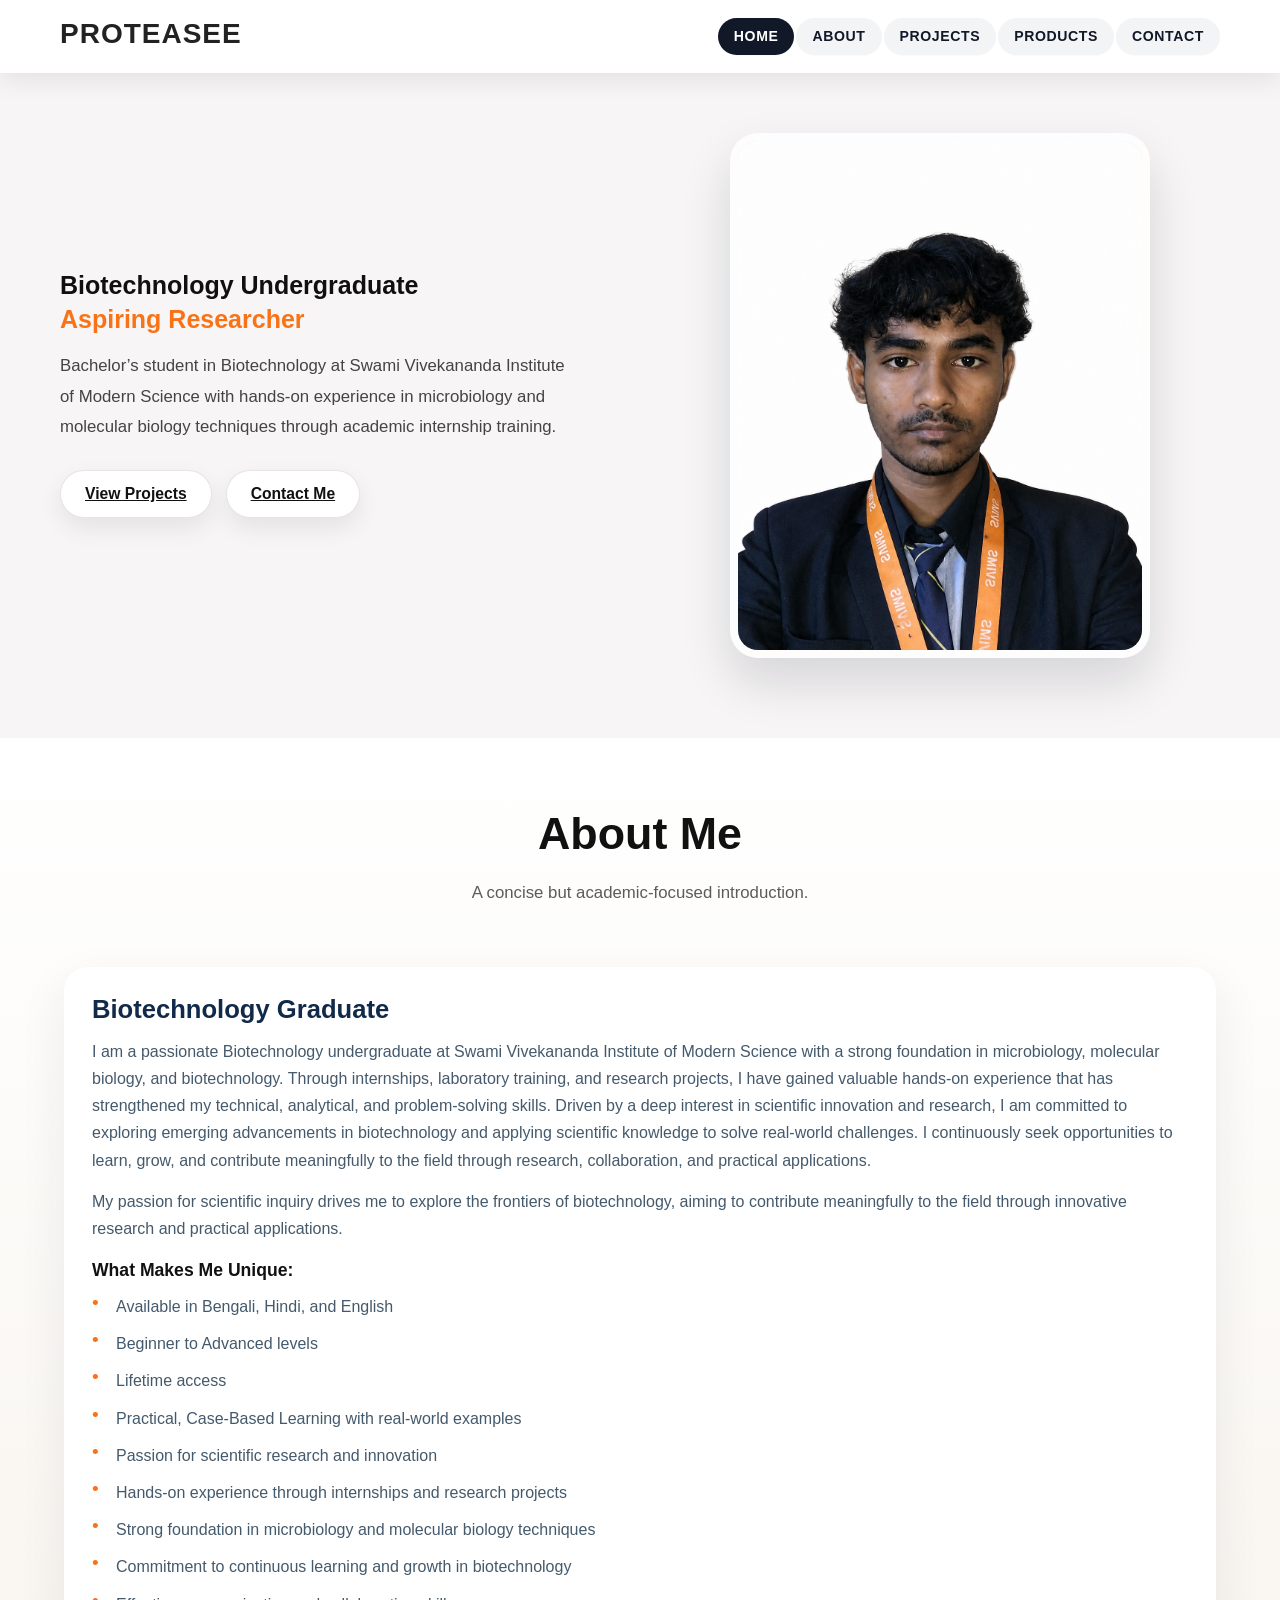
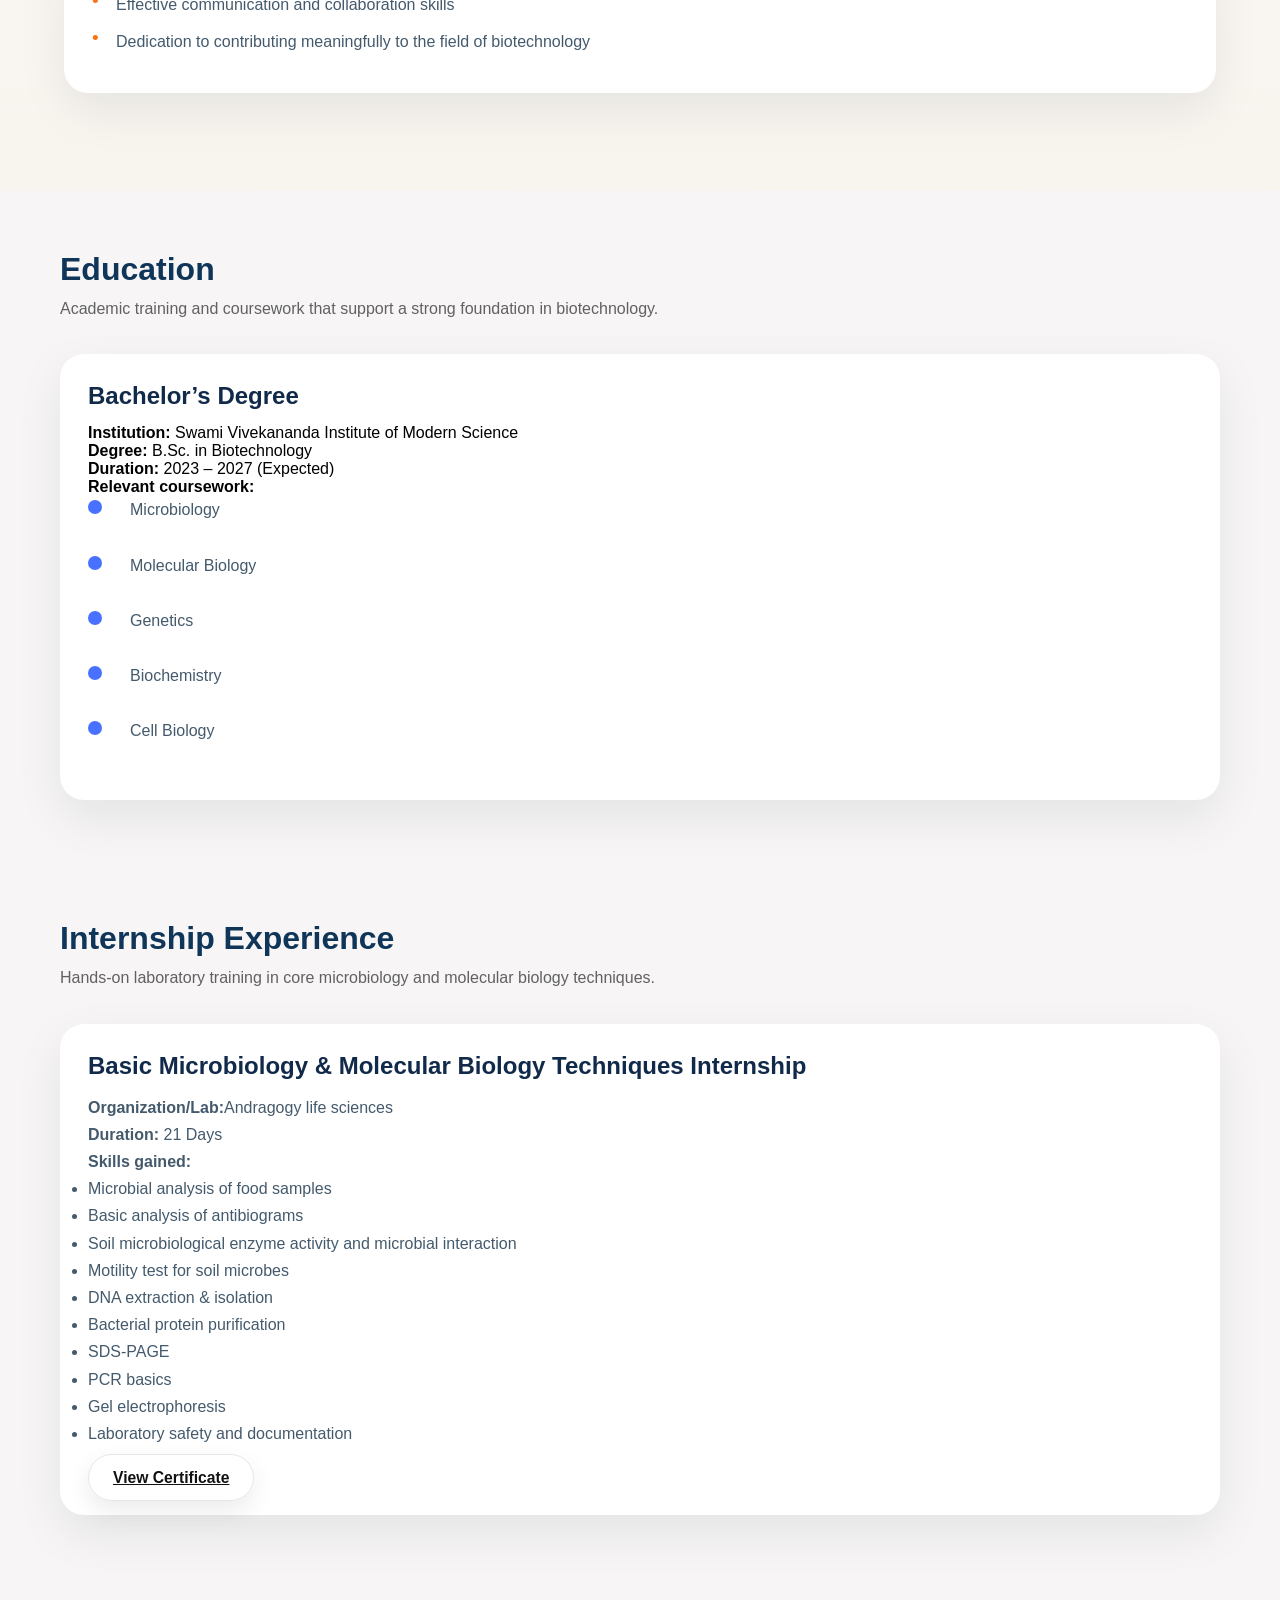
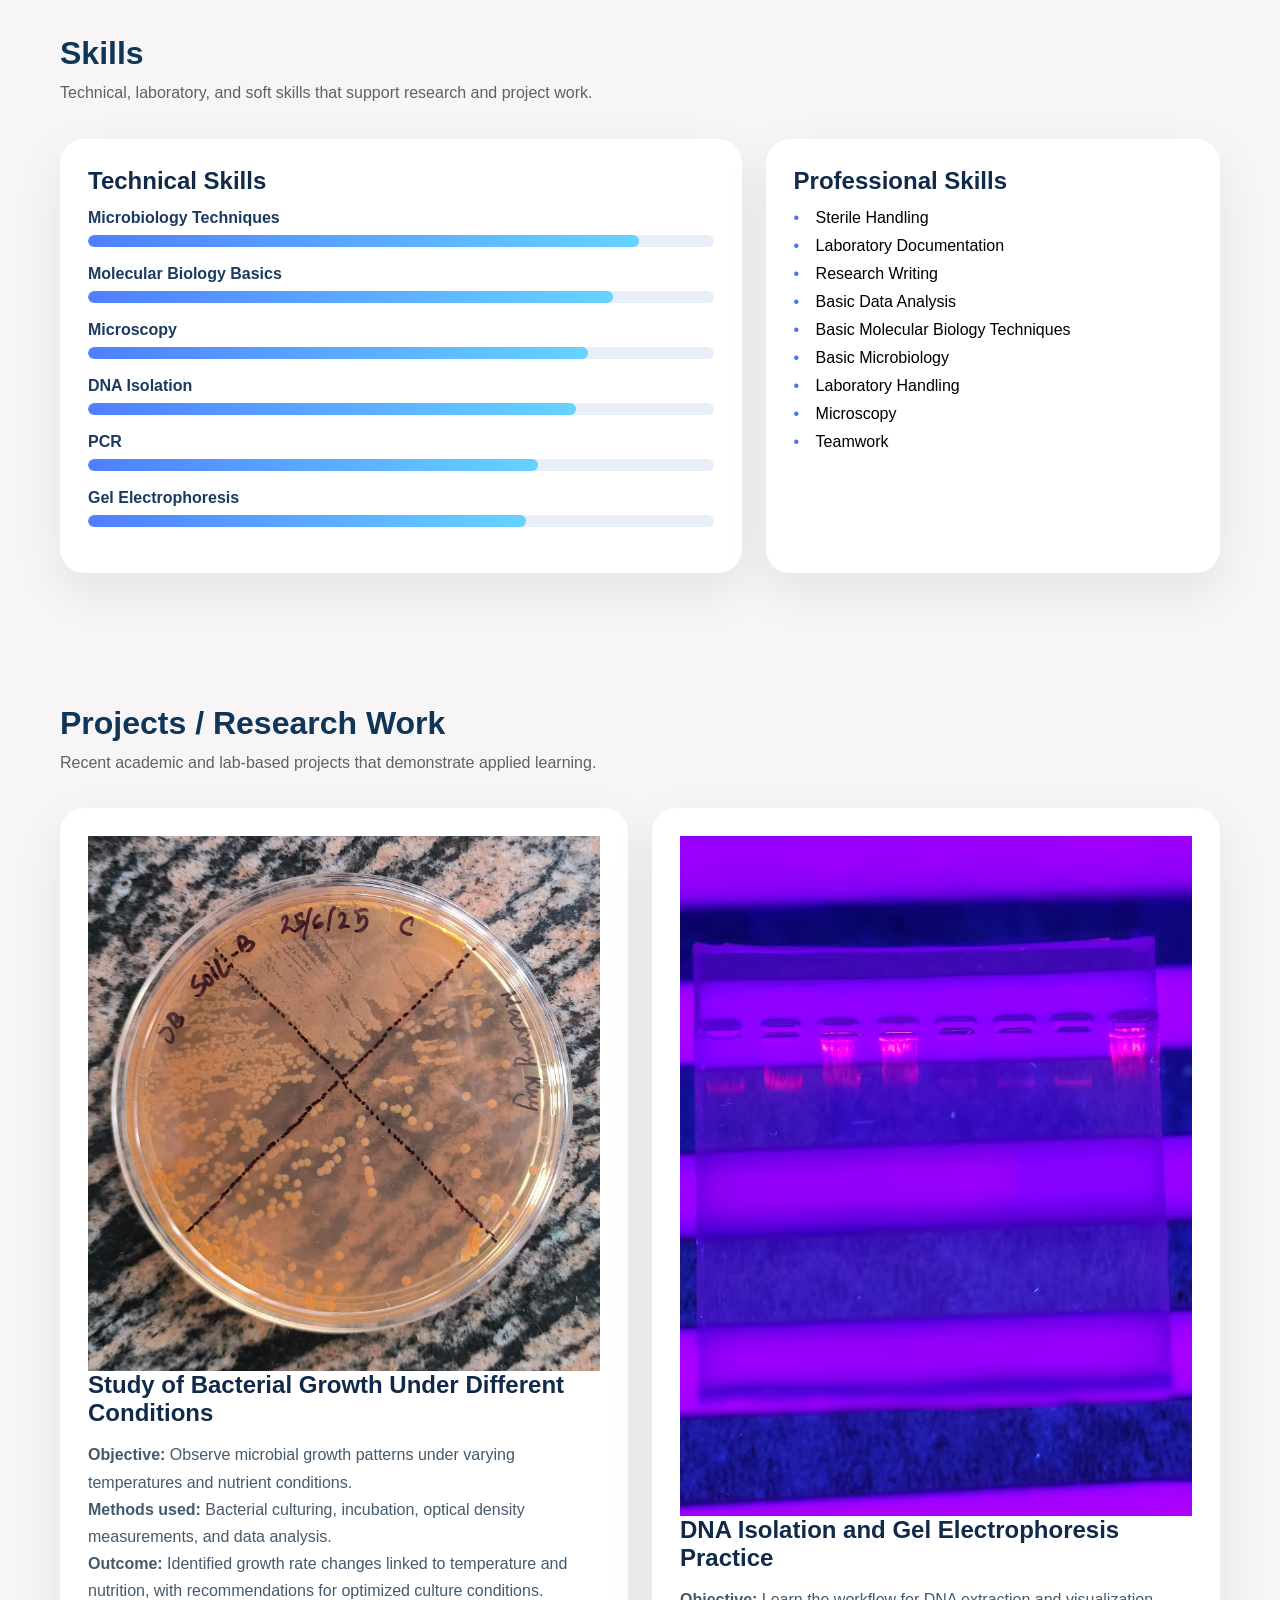
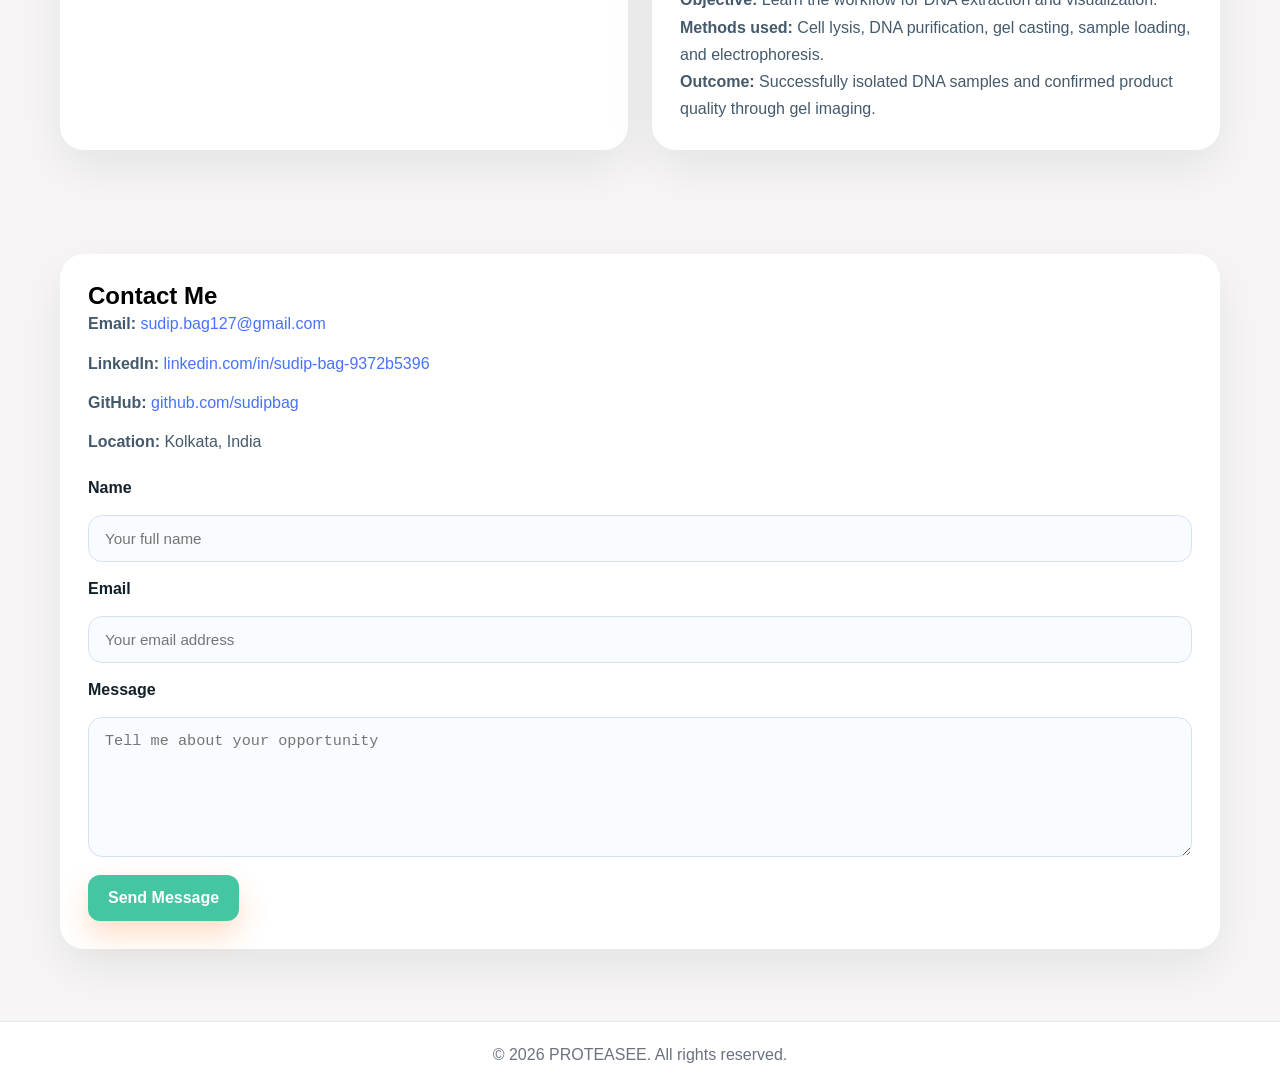
<file: index.html>
<html lang="en">
  <head>
    <meta charset="UTF-8" />
    <meta name="viewport" content="width=device-width, initial-scale=1.0" />
    <title>portfolio</title>
  <link rel="stylesheet" href="cssfolder/style.css" />
  </head>
  <body>
    <header>
      <div class="container">
        <div class="logo-background">
          <div class="left-controls">
            <div class="logo">
              <h1>PROTEASEE</h1>
            </div>
          </div>
          <nav>
            <div class="menu">
              <div class="pill active"><a href="index.html">HOME</a></div>
              <div class="pill"><a href="about.html">ABOUT</a></div>
              <div class="pill"><a href="projects.html">PROJECTS</a></div>
              <div class="pill"><a href="products.html">PRODUCTS</a></div>
              <div class="pill"><a href="contact.html">CONTACT</a></div>
            </div>
          </nav>
        </div>
      </div>
    </header>

    <section class="hero">
      <div class="container">
        <div class="hero-content">
          <div class="hero-text">
            <h2>Biotechnology Undergraduate</h2>
            <h2 class="highlight">Aspiring Researcher</h2>
            <p>
              Bachelor’s student in Biotechnology at Swami Vivekananda Institute
              of Modern Science with hands-on experience in microbiology and
              molecular biology techniques through academic internship training.
            </p>
            <div class="hero-buttons">
              <a class="btn btn-secondary" href="projects.html"
                >View Projects</a
              >
              <a class="btn btn-secondary" href="contact.html">Contact Me</a>
            </div>
          </div>
          <div class="hero-image">
            <img src="img/myimage.png" alt="My Image" />
          </div>
        </div>
      </div>
    </section>

    <!-- About Section -->
    <section class="about" id="about">
      <div class="container about-inner">
        <h1 class="about-title">About Me</h1>
        <p class="about-sub">A concise but academic-focused introduction.</p>

        <div class="about-grid"></div>
          <div class="about-content">
            <article class="card about-card">
              <div class="card-body">
            <h2 class="about-heading">Biotechnology Graduate</h2>

                <p>
                  I am a passionate Biotechnology undergraduate at Swami Vivekananda
                  Institute of Modern Science with a strong foundation in
                  microbiology, molecular biology, and biotechnology. Through
                  internships, laboratory training, and research projects, I have
                  gained valuable hands-on experience that has strengthened my
                  technical, analytical, and problem-solving skills. Driven by a
                  deep interest in scientific innovation and research, I am
                  committed to exploring emerging advancements in biotechnology and
                  applying scientific knowledge to solve real-world challenges. I
                  continuously seek opportunities to learn, grow, and contribute
                  meaningfully to the field through research, collaboration, and
                  practical applications.
                </p>
                <p>
                  My passion for scientific inquiry drives me to explore the
                  frontiers of biotechnology, aiming to contribute meaningfully to
                  the field through innovative research and practical applications.
                </p>
                <h3 class="unique-title">What Makes Me Unique:</h3>
            <ul class="unique-list">
              <li>Available in Bengali, Hindi, and English</li>
              <li>Beginner to Advanced levels</li>
              <li>Lifetime access</li>
              <li>Practical, Case-Based Learning with real-world examples</li>
              <li>Passion for scientific research and innovation</li>
              <li>
                Hands-on experience through internships and research projects
              </li>
              <li>
                Strong foundation in microbiology and molecular biology
                techniques
              </li>
              <li>
                Commitment to continuous learning and growth in biotechnology
              </li>
              <li>Effective communication and collaboration skills</li>
              <li>
                Dedication to contributing meaningfully to the field of
                biotechnology
              </li>
            </ul>
              </div>
            </article>
          </div>
        </div>
      </div>
    </section>

    <section class="education" id="education">
      <div class="container">
        <h1 class="section-title">Education</h1>
        <p class="section-subtitle">
          Academic training and coursework that support a strong foundation in
          biotechnology.
        </p>

        <div class="card-grid">
          <article class="timeline-card">
            <h2>Bachelor’s Degree</h2>
            <p>
              <strong>Institution:</strong> Swami Vivekananda Institute of
              Modern Science
            </p>
            <p><strong>Degree:</strong> B.Sc. in Biotechnology</p>
            <p><strong>Duration:</strong> 2023 – 2027 (Expected)</p>
            <p><strong>Relevant coursework:</strong></p>
            <ul class="timeline-list">
              <li class="timeline-item">Microbiology</li>
              <li class="timeline-item">Molecular Biology</li>
              <li class="timeline-item">Genetics</li>
              <li class="timeline-item">Biochemistry</li>
              <li class="timeline-item">Cell Biology</li>
            </ul>
          </article>
        </div>
      </div>
    </section>

    <section class="internship" id="internship">
      <div class="container">
        <h1 class="section-title">Internship Experience</h1>
        <p class="section-subtitle">
          Hands-on laboratory training in core microbiology and molecular
          biology techniques.
        </p>

        <div class="card-grid">
          <article class="card">
            <h2>
              Basic Microbiology & Molecular Biology Techniques Internship
            </h2>
            <p><strong>Organization/Lab:</strong>Andragogy life sciences</p>
            <p><strong>Duration:</strong> 21 Days</p>
            <p><strong>Skills gained:</strong></p>
            <ul>
              <li>Microbial analysis of food samples</li>
              <li>Basic analysis of antibiograms</li>
              <li>
                Soil microbiological enzyme activity and microbial interaction
              </li>
              <li>Motility test for soil microbes</li>
              <li>DNA extraction & isolation</li>
              <li>Bacterial protein purification</li>
              <li>SDS-PAGE</li>
              <li>PCR basics</li>
              <li>Gel electrophoresis</li>
              <li>Laboratory safety and documentation</li>
            </ul>
            <div class="card-footer">
              <a
                class="btn btn-secondary"
                href="img/Internship.pdf"
                target="_blank"
                rel="noreferrer"
                >View Certificate</a
              >
            </div>
          </article>
        </div>
      </div>
    </section>

    <section class="skills" id="skills">
      <div class="container">
        <h1 class="section-title">Skills</h1>
        <p class="section-subtitle">
          Technical, laboratory, and soft skills that support research and
          project work.
        </p>

        <div class="skills-grid">
          <div class="skills-panel">
            <h2>Technical Skills</h2>
            <div class="skill-bar">
              <span>Microbiology Techniques</span>
              <div class="bar">
                <span class="fill" style="width: 88%"></span>
              </div>
            </div>
            <div class="skill-bar">
              <span>Molecular Biology Basics</span>
              <div class="bar">
                <span class="fill" style="width: 84%"></span>
              </div>
            </div>
            <div class="skill-bar">
              <span>Microscopy</span>
              <div class="bar">
                <span class="fill" style="width: 80%"></span>
              </div>
            </div>
            <div class="skill-bar">
              <span>DNA Isolation</span>
              <div class="bar">
                <span class="fill" style="width: 78%"></span>
              </div>
            </div>
            <div class="skill-bar">
              <span>PCR</span>
              <div class="bar">
                <span class="fill" style="width: 72%"></span>
              </div>
            </div>
            <div class="skill-bar">
              <span>Gel Electrophoresis</span>
              <div class="bar">
                <span class="fill" style="width: 70%"></span>
              </div>
            </div>
          </div>

          <div class="skills-panel">
            <h2>Professional Skills</h2>
            <ul>
               <li>Sterile Handling</li>
              <li>Laboratory Documentation</li>
              <li>Research Writing</li>
              <li>Basic Data Analysis</li>
              <li>Basic Molecular Biology Techniques</li>
              <li>Basic Microbiology</li>
              <li>Laboratory Handling</li>
              <li>Microscopy</li>
              <li>Teamwork</li>
            </ul>
          </div>
        </div>
      </div>
    </section>

    <section class="projects" id="projects">
      <div class="container">
        <h1 class="section-title">Projects / Research Work</h1>
        <p class="section-subtitle">
          Recent academic and lab-based projects that demonstrate applied
          learning.
        </p>

        <div class="card-grid">
          <article class="card">
            <div class="project-image">
              <img
                src="./img/macckonkey-agar.jpeg"
                alt="Bacterial growth experiment"
              />
            </div>
            <h2>Study of Bacterial Growth Under Different Conditions</h2>
            <p>
              <strong>Objective:</strong> Observe microbial growth patterns
              under varying temperatures and nutrient conditions.
            </p>
            <p>
              <strong>Methods used:</strong> Bacterial culturing, incubation,
              optical density measurements, and data analysis.
            </p>
            <p>
              <strong>Outcome:</strong> Identified growth rate changes linked to
              temperature and nutrition, with recommendations for optimized
              culture conditions.
            </p>
          </article>

          <article class="card">
            <div class="project-image">
              <img
                src="img/dnapatches.jpeg"
                alt="DNA isolation and gel electrophoresis"
              />
            </div>
            <h2>DNA Isolation and Gel Electrophoresis Practice</h2>
            <p>
              <strong>Objective:</strong> Learn the workflow for DNA extraction
              and visualization.
            </p>
            <p>
              <strong>Methods used:</strong> Cell lysis, DNA purification, gel
              casting, sample loading, and electrophoresis.
            </p>
            <p>
              <strong>Outcome:</strong> Successfully isolated DNA samples and
              confirmed product quality through gel imaging.
            </p>
          </article>
        </div>
      </div>
    </section>

    <section class="contact" id="contact">
      <div class="container">
        <div class="contact-inner">
          <div class="contact-card">
            <h2>Contact Me</h2>
            <div class="contact-details">
              <p>
                <strong>Email:</strong>
                <a href="mailto:sudip.bag127@gmail.com"
                  >sudip.bag127@gmail.com</a
                >
              </p>
              <p>
                <strong>LinkedIn:</strong>
                <a
                  href="https://www.linkedin.com/in/sudip-bag-9372b5396?utm_source=share_via&utm_content=profile&utm_medium=member_android"
                  target="_blank"
                  rel="noreferrer"
                  >linkedin.com/in/sudip-bag-9372b5396</a
                >
              </p>
              <p>
                <strong>GitHub:</strong>
                <a
                  href="https://github.com/sudipbag"
                  target="_blank"
                  rel="noreferrer"
                  >github.com/sudipbag</a
                >
              </p>
              <p><strong>Location:</strong> Kolkata, India</p>
            </div>

            <form class="contact-form">
              <label for="contact-name">Name</label>
              <input
                id="contact-name"
                type="text"
                placeholder="Your full name"
                required
              />

              <label for="contact-email">Email</label>
              <input
                id="contact-email"
                type="email"
                placeholder="Your email address"
                required
              />

              <label for="contact-message">Message</label>
              <textarea
                id="contact-message"
                rows="5"
                placeholder="Tell me about your opportunity"
              ></textarea>

              <button class="btn btn-primary" type="submit">
                Send Message
              </button>
            </form>
          </div>
        </div>
      </div>
    </section>
  </body>
   <footer id="contact">© 2026 PROTEASEE. All rights reserved.</footer>
</html>
</file>
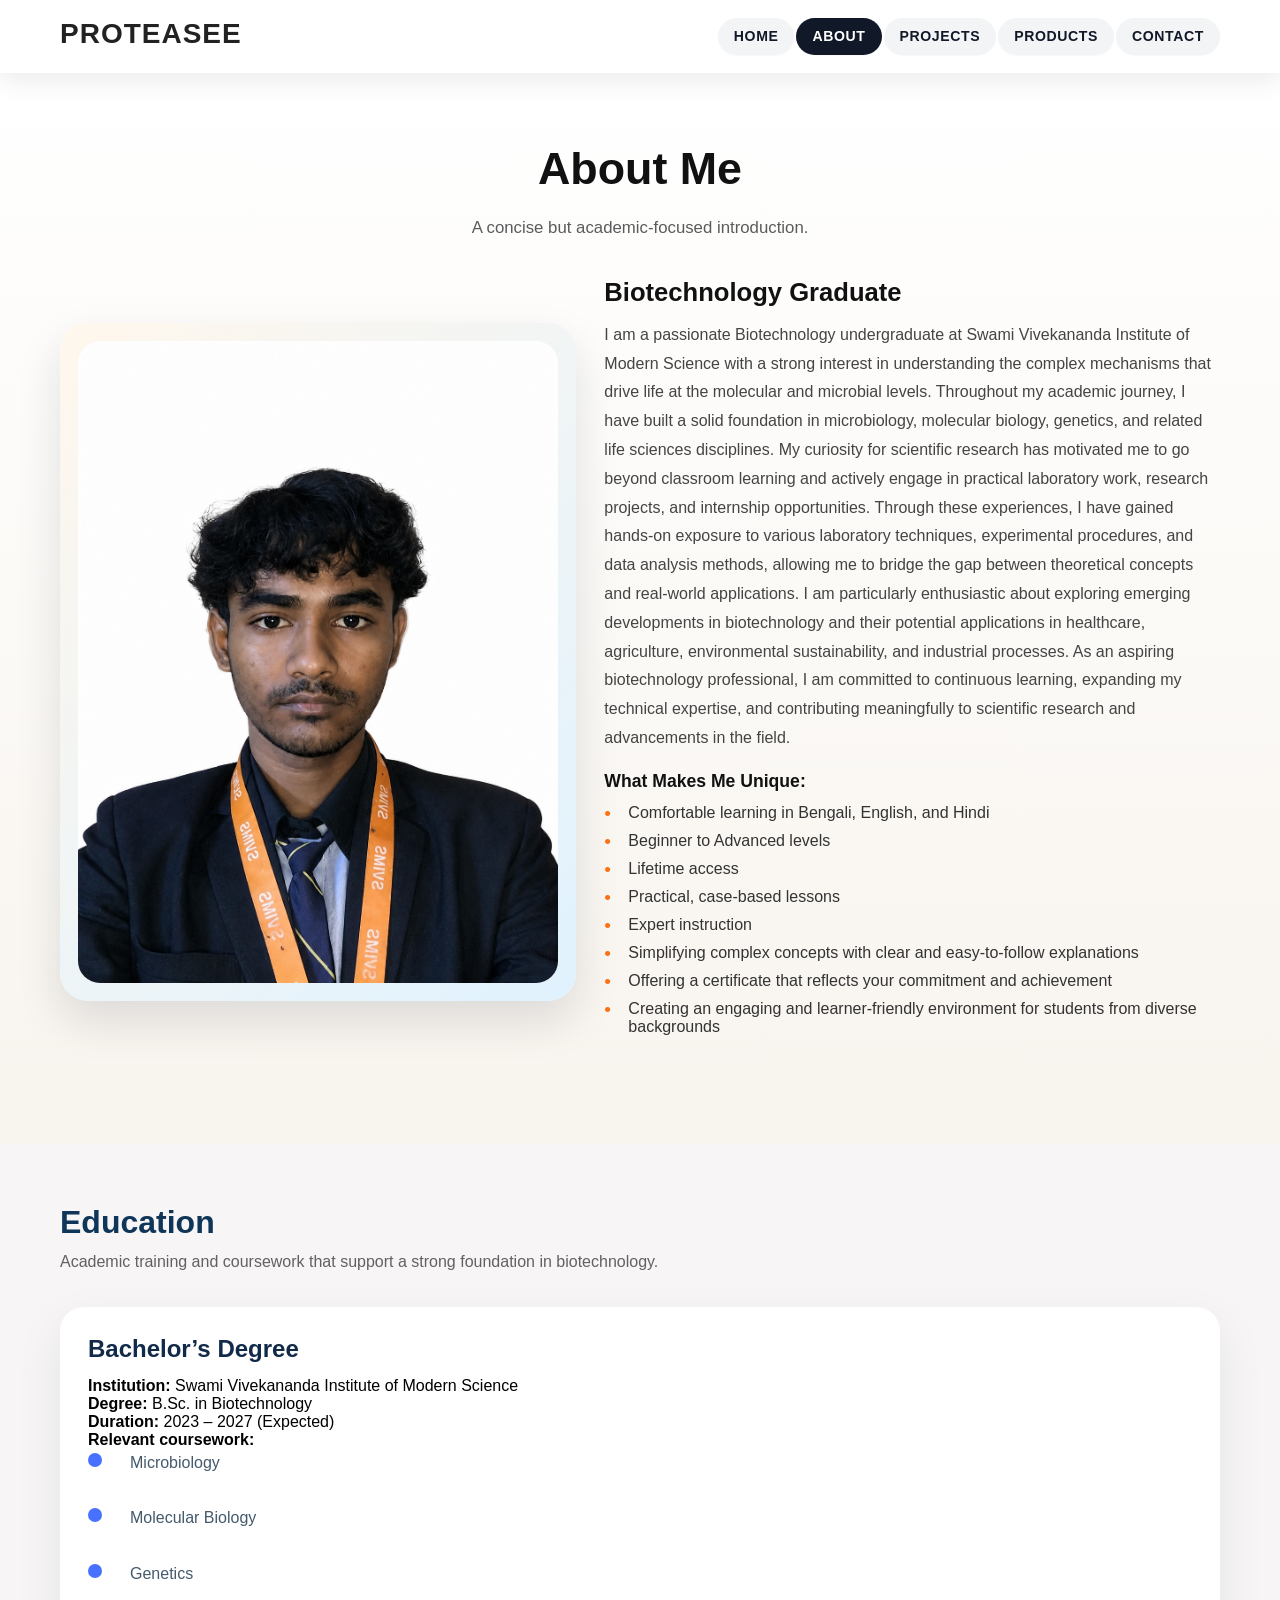
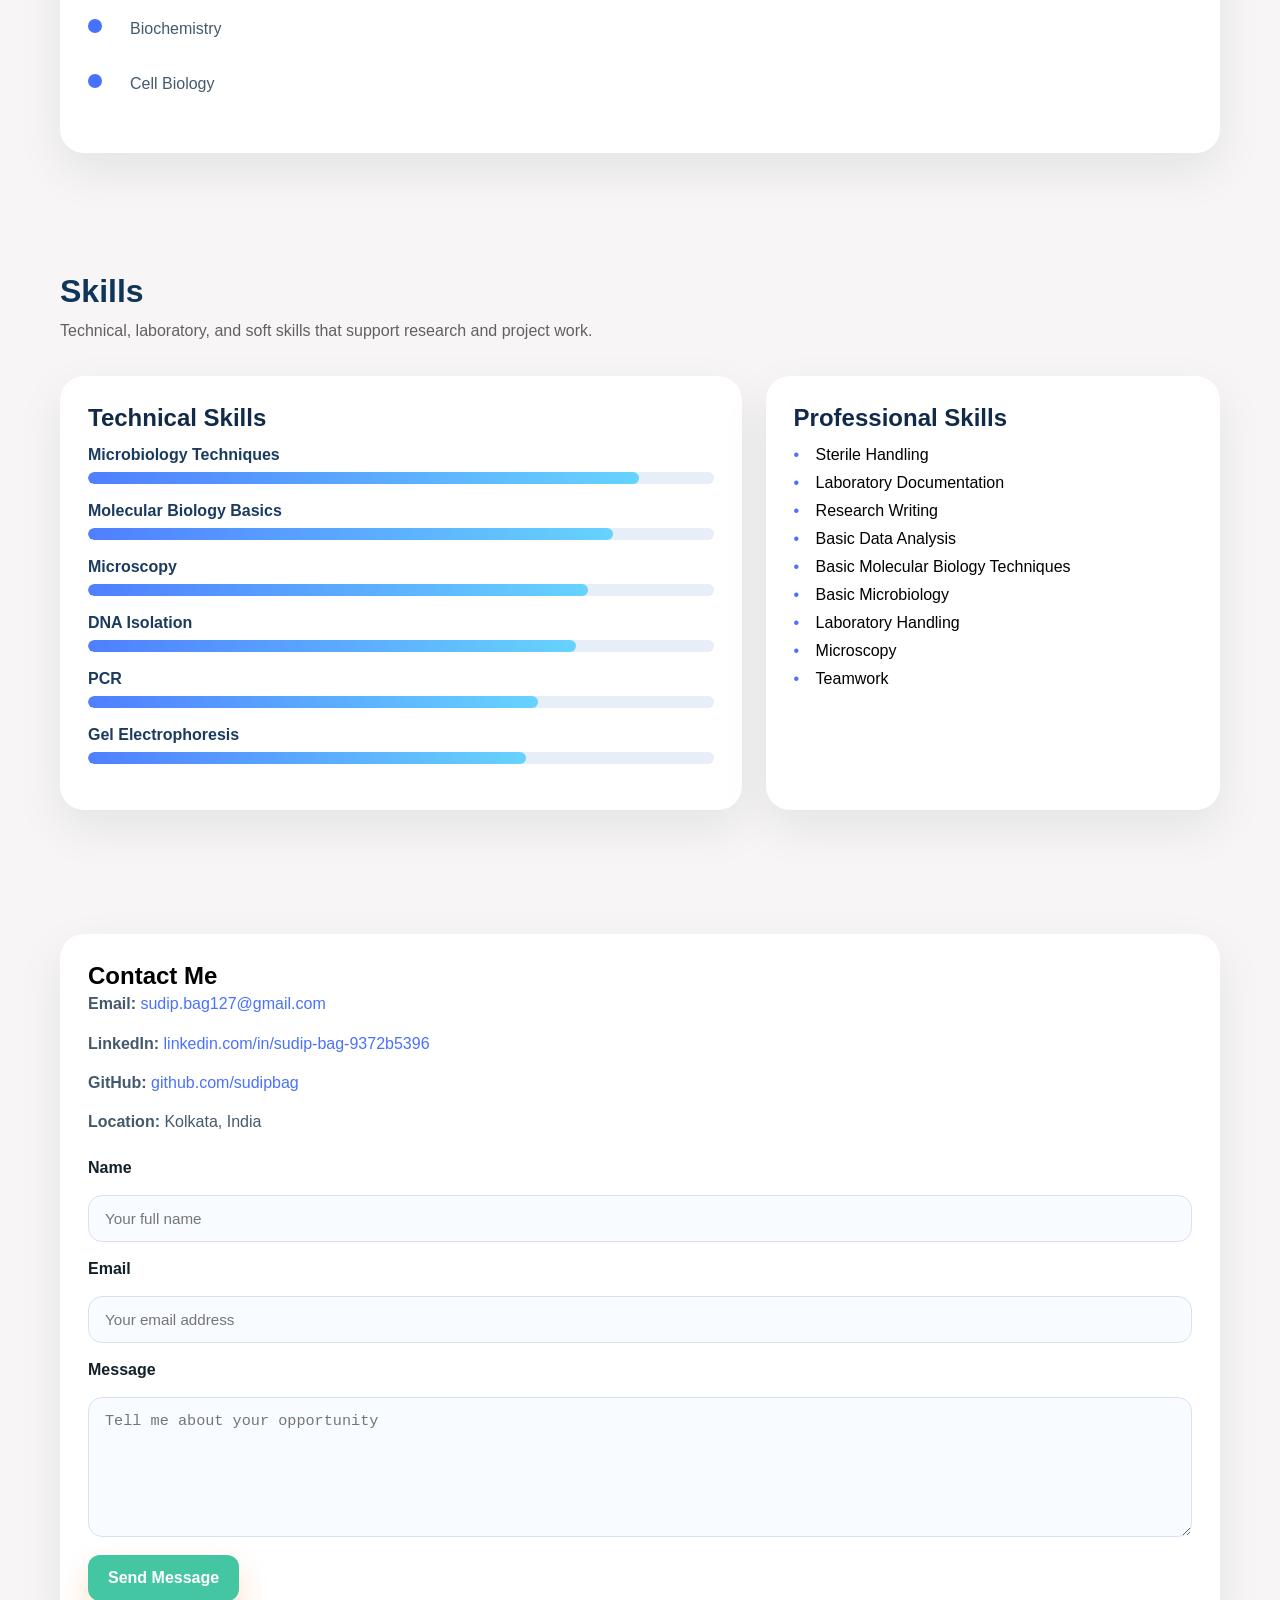
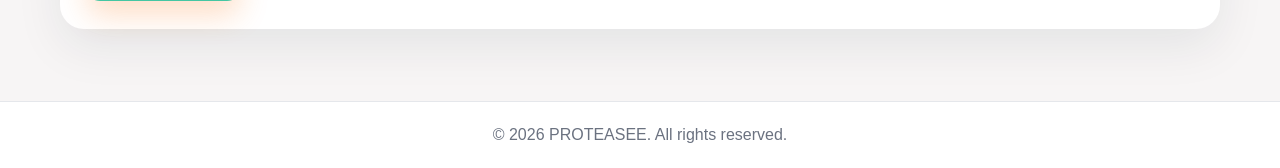
<file: about.html>
<html lang="en">
  <head>
    <meta charset="UTF-8" />
    <meta name="viewport" content="width=device-width, initial-scale=1.0" />
    <title>portfolio</title>
    <link rel="stylesheet" href="cssfolder/style.css" />
  </head>
  <body>
    <header>
      <div class="container">
        <div class="logo-background">
          <div class="left-controls">
            <div class="logo">
              <h1>PROTEASEE</h1>
            </div>
          </div>
          <nav>
            <div class="menu">
              <div class="pill"><a href="index.html">HOME</a></div>
              <div class="pill active"><a href="about.html">ABOUT</a></div>
              <div class="pill"><a href="projects.html">PROJECTS</a></div>
              <div class="pill"><a href="products.html">PRODUCTS</a></div>
              <div class="pill"><a href="contact.html">CONTACT</a></div>
            </div>
          </nav>
        </div>
      </div>
    </header>
    <!-- About Section -->
    <section class="about" id="about">
      <div class="container about-inner">
        <h1 class="about-title">About Me</h1>
        <p class="about-sub">A concise but academic-focused introduction.</p>

        <div class="about-grid">
          <div class="about-image-card">
            <img
              src="img/myimage.png"
              alt="My Image"
            />
          </div>

          <div class="about-content">
            <h2 class="about-heading">Biotechnology Graduate</h2>
            <p>
              I am a passionate Biotechnology undergraduate at Swami Vivekananda
              Institute of Modern Science with a strong interest in
              understanding the complex mechanisms that drive life at the
              molecular and microbial levels. Throughout my academic journey, I
              have built a solid foundation in microbiology, molecular biology,
              genetics, and related life sciences disciplines. My curiosity for
              scientific research has motivated me to go beyond classroom
              learning and actively engage in practical laboratory work,
              research projects, and internship opportunities. Through these
              experiences, I have gained hands-on exposure to various laboratory
              techniques, experimental procedures, and data analysis methods,
              allowing me to bridge the gap between theoretical concepts and
              real-world applications. 
              I am particularly enthusiastic about exploring emerging developments in
              biotechnology and their potential applications in healthcare,
              agriculture, environmental sustainability, and industrial
              processes. As an aspiring biotechnology professional, I am
              committed to continuous learning, expanding my technical
              expertise, and contributing meaningfully to scientific research
              and advancements in the field.
            </p>

            <h3 class="unique-title">What Makes Me Unique:</h3>
            <ul class="unique-list">
              <li>Comfortable learning in Bengali, English, and Hindi</li>
              <li>Beginner to Advanced levels</li>
              <li>Lifetime access</li>
              <li>Practical, case-based lessons</li>
              <li>Expert instruction</li>
              <li>Simplifying complex concepts with clear and easy-to-follow explanations</li>
              <li>Offering a certificate that reflects your commitment and achievement</li>
              <li>Creating an engaging and learner-friendly environment for students from diverse backgrounds</li>
            </ul>
          </div>
        </div>
      </div>
    </section>

    <section class="education" id="education">
      <div class="container">
        <h1 class="section-title">Education</h1>
        <p class="section-subtitle">
          Academic training and coursework that support a strong foundation in
          biotechnology.
        </p>

        <div class="card-grid">
          <article class="timeline-card">
            <h2>Bachelor’s Degree</h2>
            <p>
              <strong>Institution:</strong> Swami Vivekananda Institute of
              Modern Science
            </p>
            <p><strong>Degree:</strong> B.Sc. in Biotechnology</p>
            <p><strong>Duration:</strong> 2023 – 2027 (Expected)</p>
            <p><strong>Relevant coursework:</strong></p>
            <ul class="timeline-list">
              <li class="timeline-item">Microbiology</li>
              <li class="timeline-item">Molecular Biology</li>
              <li class="timeline-item">Genetics</li>
              <li class="timeline-item">Biochemistry</li>
              <li class="timeline-item">Cell Biology</li>
            </ul>
          </article>
        </div>
      </div>
    </section>

    <section class="skills" id="skills">
      <div class="container">
        <h1 class="section-title">Skills</h1>
        <p class="section-subtitle">
          Technical, laboratory, and soft skills that support research and
          project work.
        </p>

        <div class="skills-grid">
          <div class="skills-panel">
            <h2>Technical Skills</h2>
            <div class="skill-bar">
              <span>Microbiology Techniques</span>
              <div class="bar">
                <span class="fill microbiology"></span>
              </div>
            </div>
            <div class="skill-bar">
              <span>Molecular Biology Basics</span>
              <div class="bar">
                <span class="fill molecular-biology"></span>
              </div>
            </div>
            <div class="skill-bar">
              <span>Microscopy</span>
              <div class="bar">
                <span class="fill microscopy"></span>
              </div>
            </div>
            <div class="skill-bar">
              <span>DNA Isolation</span>
              <div class="bar">
                <span class="fill dna-isolation" style="width: 78%"></span>
              </div>
            </div>
            <div class="skill-bar">
              <span>PCR</span>
              <div class="bar">
                <span class="fill pcr"></span>
              </div>
            </div>
            <div class="skill-bar">
              <span>Gel Electrophoresis</span>
              <div class="bar">
                <span class="fill gel-electrophoresis"></span>
              </div>
            </div>
          </div>

          <div class="skills-panel">
            <h2>Professional Skills</h2>
            <ul>
              <li>Sterile Handling</li>
              <li>Laboratory Documentation</li>
              <li>Research Writing</li>
              <li>Basic Data Analysis</li>
              <li>Basic Molecular Biology Techniques</li>
              <li>Basic Microbiology</li>
              <li>Laboratory Handling</li>
              <li>Microscopy</li>
              <li>Teamwork</li>
            </ul>
          </div>
        </div>
      </div>
    </section>
     <section class="contact" id="contact">
      <div class="container">
        <div class="contact-inner">
          <div class="contact-card">
            <h2>Contact Me</h2>
            <div class="contact-details">
              <p>
                <strong>Email:</strong>
                <a href="mailto:sudip.bag127@gmail.com"
                  >sudip.bag127@gmail.com</a
                >
              </p>
              <p>
                <strong>LinkedIn:</strong>
                <a
                  href="https://www.linkedin.com/in/sudip-bag-9372b5396?utm_source=share_via&utm_content=profile&utm_medium=member_android"
                  target="_blank"
                  rel="noreferrer"
                  >linkedin.com/in/sudip-bag-9372b5396</a
                >
              </p>
              <p>
                <strong>GitHub:</strong>
                <a
                  href="https://github.com/sudipbag"
                  target="_blank"
                  rel="noreferrer"
                  >github.com/sudipbag</a
                >
              </p>
              <p><strong>Location:</strong> Kolkata, India</p>
            </div>

            <form class="contact-form">
              <label for="contact-name">Name</label>
              <input
                id="contact-name"
                type="text"
                placeholder="Your full name"
                required
              />

              <label for="contact-email">Email</label>
              <input
                id="contact-email"
                type="email"
                placeholder="Your email address"
                required
              />

              <label for="contact-message">Message</label>
              <textarea
                id="contact-message"
                rows="5"
                placeholder="Tell me about your opportunity"></textarea>
              <button class="btn btn-primary" type="submit">
                Send Message
              </button>
            </form>
          </div>
        </div>
      </div>
    </section> 
  </body>
   <footer id="contact">© 2026 PROTEASEE. All rights reserved.</footer>
</html>
</file>
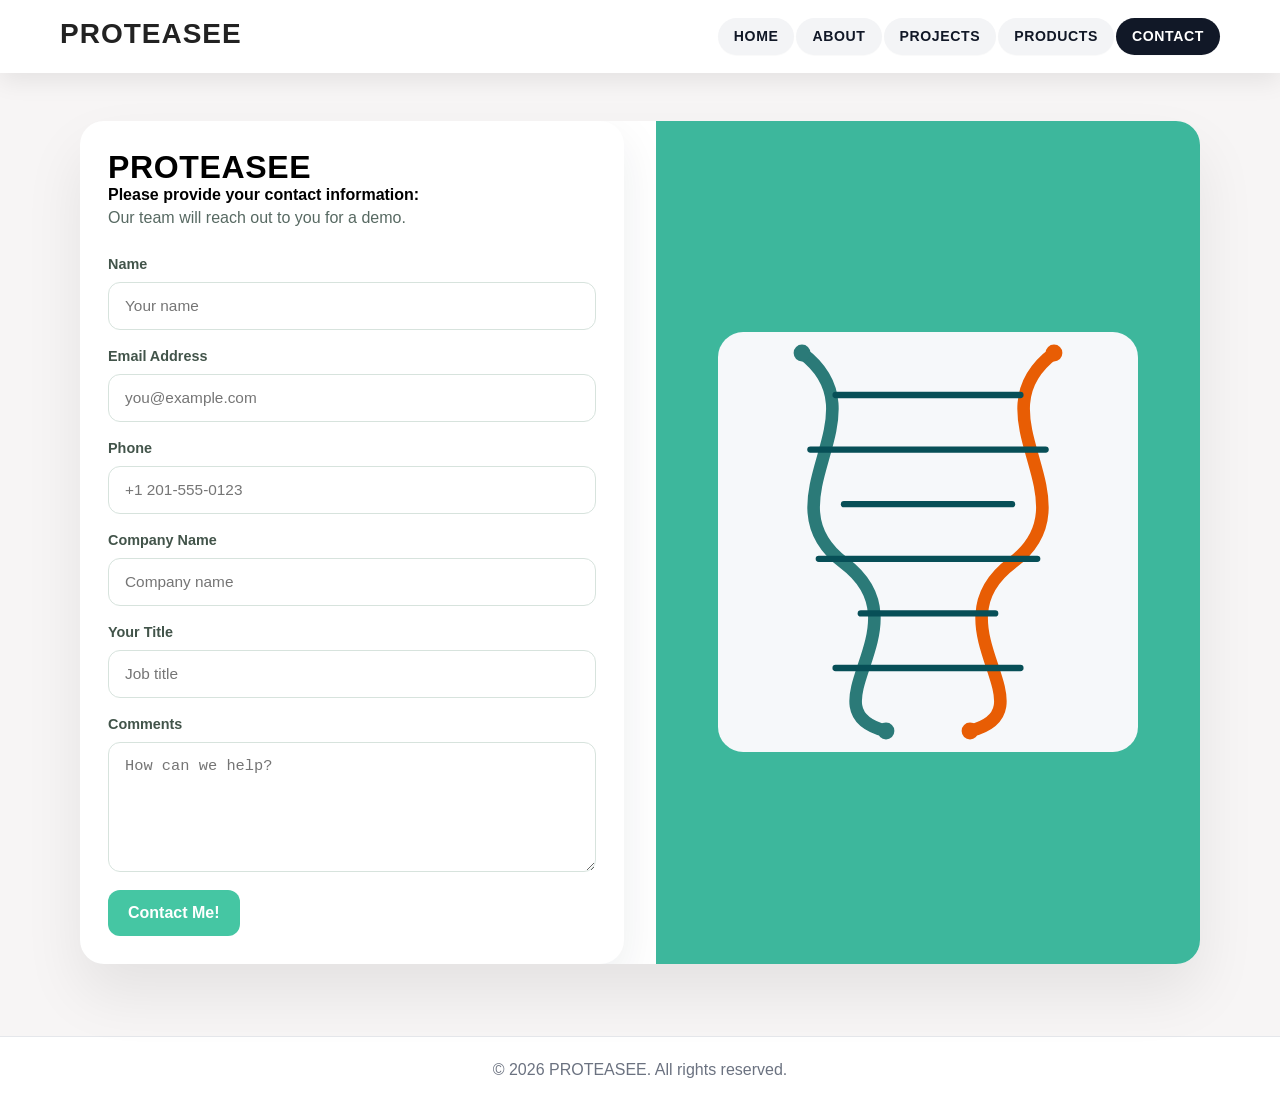
<file: contact.html>
<!doctype html>
<html lang="en">
  <head>
    <meta charset="UTF-8" />
    <meta name="viewport" content="width=device-width, initial-scale=1.0" />
    <title>portfolio</title>
    <link rel="stylesheet" href="cssfolder/style.css">

  </head>
  <body>
    <header>
      <div class="container">
        <div class="logo-background">
          <div class="left-controls">
            <div class="logo">
              <h1>PROTEASEE</h1>
            </div>
          </div>
          <nav>
            <div class="menu">
              <div class="pill"><a href="index.html">HOME</a></div>
              <div class="pill"><a href="about.html">ABOUT</a></div>
              <div class="pill"><a href="projects.html">PROJECTS</a></div>
              <div class="pill"><a href="products.html">PRODUCTS</a></div>
              <div class="pill active"><a href="contact.html">CONTACT</a></div>
            </div>
          </nav>
        </div>
      </div>
    </header>

    <main class="contact-page">
      <div class="contact-container">
        <section class="contact-card">
          <div class="contact-intro">
            <h2>PROTEASEE</h2>
            <p>Please provide your contact information:</p>
            <span>Our team will reach out to you for a demo.</span>
          </div>

          <form class="contact-form" action="#" method="post">
            <div class="form-group">
              <label for="name">Name</label>
              <input type="text" id="name" name="name" placeholder="Your name" required />
            </div>
            <div class="form-group">
              <label for="email">Email Address</label>
              <input type="email" id="email" name="email" placeholder="you@example.com" required />
            </div>
            <div class="form-group">
              <label for="phone">Phone</label>
              <input type="tel" id="phone" name="phone" placeholder="+1 201-555-0123" />
            </div>
            <div class="form-group">
              <label for="company">Company Name</label>
              <input type="text" id="company" name="company" placeholder="Company name" />
            </div>
            <div class="form-group">
              <label for="title">Your Title</label>
              <input type="text" id="title" name="title" placeholder="Job title" />
            </div>
            <div class="form-group">
              <label for="comments">Comments</label>
              <textarea id="comments" name="comments" placeholder="How can we help?"></textarea>
            </div>
            <button type="submit">Contact Me!</button>
          </form>
        </section>

        <aside class="contact-illustration">
          <div class="illustration-card">
            <!-- DNA double helix illustration (vector) -->
            <svg viewBox="0 0 200 200" xmlns="http://www.w3.org/2000/svg" aria-labelledby="dnaTitle" role="img">
              <title id="dnaTitle">DNA double helix</title>
              <rect x="0" y="0" width="200" height="200" rx="12" fill="#f6f8fa" />
              <!-- Sine-like backbones -->
              <path d="M40 10 C80 40, 20 80, 60 110 C100 140, 40 180, 80 190" stroke="#2b7a78" stroke-width="6" fill="none" stroke-linecap="round" />
              <path d="M160 10 C120 40, 180 80, 140 110 C100 140, 160 180, 120 190" stroke="#e85d04" stroke-width="6" fill="none" stroke-linecap="round" />
              <!-- Rungs (base pairs) -->
              <g stroke="#074f57" stroke-width="3" stroke-linecap="round">
                <line x1="56" y1="30" x2="144" y2="30" />
                <line x1="44" y1="56" x2="156" y2="56" />
                <line x1="60" y1="82" x2="140" y2="82" />
                <line x1="48" y1="108" x2="152" y2="108" />
                <line x1="68" y1="134" x2="132" y2="134" />
                <line x1="56" y1="160" x2="144" y2="160" />
              </g>
              <!-- Small circles on backbone ends -->
              <circle cx="40" cy="10" r="4" fill="#2b7a78" />
              <circle cx="160" cy="10" r="4" fill="#e85d04" />
              <circle cx="80" cy="190" r="4" fill="#2b7a78" />
              <circle cx="120" cy="190" r="4" fill="#e85d04" />
            </svg>
          </div>
        </aside>
      </div>
    </main>
  </body>
   <footer id="contact">© 2026 PROTEASEE. All rights reserved.</footer>
</html>
</file>
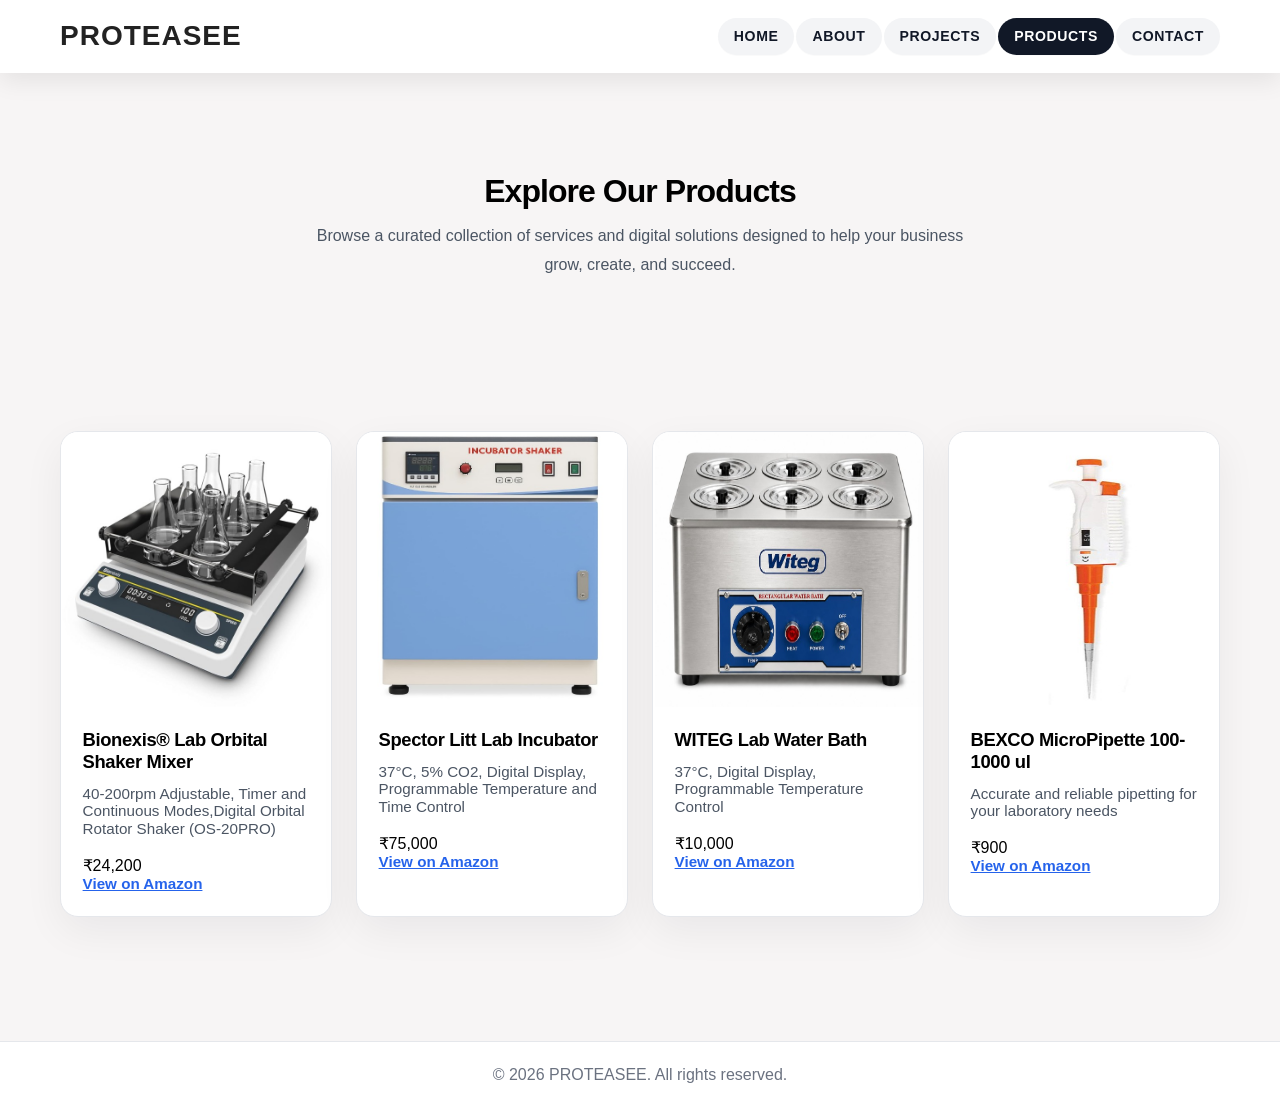
<file: products.html>
<html lang="en">
  <head>
    <meta charset="UTF-8" />
    <meta name="viewport" content="width=device-width, initial-scale=1.0" />
    <title>Products | PROTEASEE</title>
    <link rel="stylesheet" href="cssfolder/style.css" />
  </head>
  <body>
    <header>
      <div class="container">
        <div class="logo-background">
          <div class="logo">
            <h1>PROTEASEE</h1>
          </div>
          <nav>
            <div class="menu">
              <div class="pill"><a href="index.html">HOME</a></div>
              <div class="pill"><a href="about.html">ABOUT</a></div>
              <div class="pill"><a href="projects.html">PROJECTS</a></div>
              <div class="pill active"><a href="products.html">PRODUCTS</a></div>
              <div class="pill"><a href="contact.html">CONTACT</a></div>
            </div>
          </nav>
        </div>
      </div>
    </header>

    <main>
      <div class="container">
        <section class="page-hero">
          <h2>Explore Our Products</h2>
          <p>
            Browse a curated collection of services and digital solutions
            designed to help your business grow, create, and succeed.
          </p>
        </section>

        <section class="product-grid">
          <article class="product-card">
            <div class="card-image">
              <img src="img/shaker.jpeg" alt="Bionexis® Lab Orbital Shaker Mixer" />
            </div>
            <div class="card-content">
              <h3>Bionexis® Lab Orbital Shaker Mixer</h3>
              <p>
                40-200rpm Adjustable, Timer and Continuous Modes,Digital Orbital
                Rotator Shaker (OS-20PRO)
              </p>
              <div class="product-pricing">
                <span class="price">₹24,200</span>
              </div>
              <a href="https://amzn.in/d/096MLDab">View on Amazon</a>
            </div>
          </article>

          <article class="product-card">
            <div class="card-image">
              <img src="img/incubator.jpeg" alt="Bionexis® Lab Incubator" />
            </div>
            <div class="card-content">
              <h3>Spector Litt Lab Incubator</h3>
              <p>
                37°C, 5% CO2, Digital Display, Programmable Temperature and Time
                Control
              </p>
              <div class="product-pricing">
                <span class="price">₹75,000</span>
              </div>
              <a href="https://amzn.in/d/05F2kaEx">View on Amazon</a>
            </div>
          </article>

          <article class="product-card">
            <div class="card-image">
              <img src="img/waterbath.jpeg" alt="Bionexis® Lab Water Bath" />
            </div>
            <div class="card-content">
              <h3>WITEG Lab Water Bath</h3>
              <p>37°C, Digital Display, Programmable Temperature Control</p>
              <div class="product-pricing">
                <span class="price">₹10,000</span>
              </div>
              <a href="https://amzn.in/d/09CjTYwU">View on Amazon</a>
            </div>
          </article>

          <article class="product-card">
            <div class="card-image">
              <img
                src="img/BEXCO MicroPipette 100-1000 ul.jpeg"
                alt="BEXCO MicroPipette 100-1000 ul"
              />
            </div>
            <div class="card-content">
              <h3>BEXCO MicroPipette 100-1000 ul</h3>
              <p>Accurate and reliable pipetting for your laboratory needs</p>
              <div class="product-pricing">
                <span class="price">₹900</span>
              </div>
              <a href="https://amzn.in/d/04AzkHmu">View on Amazon</a>
            </div>
          </article>
        </section>
      </div>
    </main>

    <footer id="contact">© 2026 PROTEASEE. All rights reserved.</footer>
  </body>
</html>
</file>
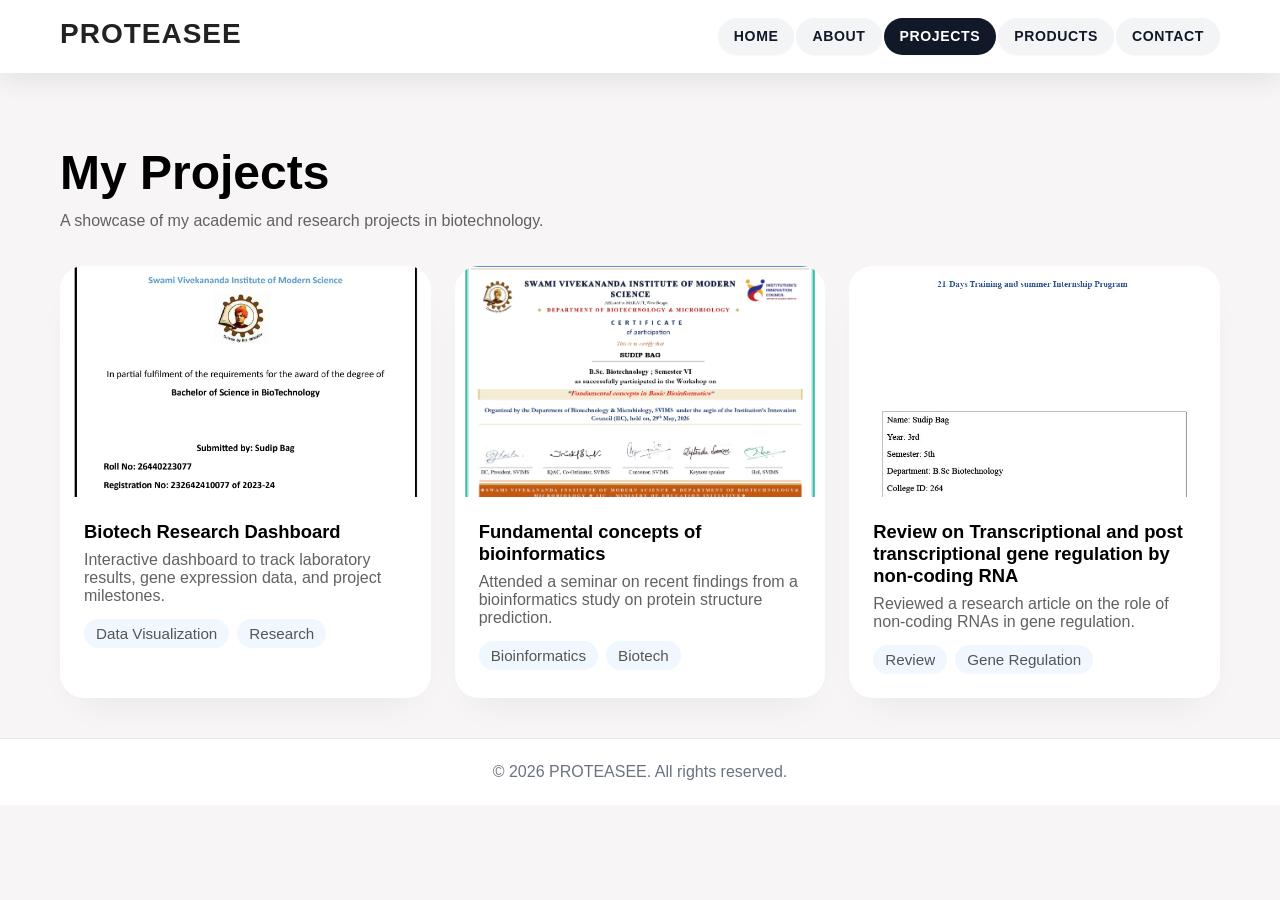
<file: projects.html>
<html lang="en">
  <head>
    <meta charset="UTF-8" />
    <meta name="viewport" content="width=device-width, initial-scale=1.0" />
    <title>portfolio</title>
    <link rel="stylesheet" href="cssfolder/style.css" />
  </head>
  <body>
    <header>
      <div class="container">
        <div class="logo-background">
          <div class="left-controls">
            <div class="logo">
              <h1>PROTEASEE</h1>
            </div>
          </div>
          <nav>
            <div class="menu">
              <div class="pill"><a href="index.html">HOME</a></div>
              <div class="pill"><a href="about.html">ABOUT</a></div>
              <div class="pill active"><a href="projects.html">PROJECTS</a></div>
              <div class="pill"><a href="products.html">PRODUCTS</a></div>
              <div class="pill"><a href="contact.html">CONTACT</a></div>
            </div>
          </nav>
        </div>
      </div>
    </header>
    <!-- Projects Section -->
    <section class="projects" id="projects">
      <div class="container pro-inner">
        <h1 class="projects-title">My Projects</h1>
        <p class="projects-sub">
          A showcase of my academic and research projects in biotechnology.
        </p>

        <div class="project-grid">
          <article class="project-card">
            <a
              href="img/internshipreport.pdf"
              class="project-link"
              target="_blank"
              rel="noreferrer"
              ><img
                src="img/internshipreport_page-0001.jpg"
                alt="Biotech Research Dashboard"
              />
            </a>
            <div class="project-content">
              <h3>Biotech Research Dashboard</h3>
              <p>
                Interactive dashboard to track laboratory results, gene
                expression data, and project milestones.
              </p>
              <div class="project-tag">
                <span>Data Visualization</span>
                <span>Research</span>
              </div>
            </div>
          </article>

          <article class="project-card">
            <a
              href="img/bioinformatics.pdf"
              class="project-link"
              target="_blank"
              rel="noreferrer"
              ><img
                src="img/bioinformaticsseminar.jpg"
                alt="Bioinformatics seminar"
            /></a>
            <div class="project-content">
              <h3>Fundamental concepts of bioinformatics</h3>
              <p>
                Attended a seminar on recent findings from a bioinformatics
                study on protein structure prediction.
              </p>
              <div class="project-tag">
                <span>Bioinformatics</span>
                <span>Biotech</span>
              </div>
            </div>
          </article>

          <article class="project-card">
            <a href="img/Review article.pdf" class="project-link" target="_blank" rel="noopener noreferrer">
              <img src="img/reviewpaper.jpg" alt="Reviewing research paper" />
            </a>
            <div class="project-content">
              <h3>
                Review on Transcriptional and post transcriptional gene
                regulation by non-coding RNA
              </h3>
              <p>
                Reviewed a research article on the role of non-coding RNAs in
                gene regulation.
              </p>
              <div class="project-tag">
                <span>Review</span>
                <span>Gene Regulation</span>
              </div>
            </div>
          </article>
        </div>
      </div>
    </section>
  </body>
   <footer id="contact">© 2026 PROTEASEE. All rights reserved.</footer>
</html>
</file>
<file: cssfolder/style.css>
* {
  margin: 0;
  padding: 0;
  box-sizing: border-box;
}
body {
  font-family: "Poppins", sans-serif;
  background: #f7f5f5;
}
header {
  background: #ffffff;
  padding: 18px 0;
  box-shadow: 0 8px 24px rgba(0, 0, 0, 0.08);
  position: sticky;
  top: 0;
  z-index: 10;
}
.container {
  max-width: 1200px;
  margin: auto;
  padding: 0 20px;
}

.logo {
  display: flex;
  align-items: center;
  gap: 18px;
}
.logo h1 {
  margin: 0;
  font-weight: 700;
  letter-spacing: 1px;
  font-size: 28px;
  color: #222;
}

.logo-background {
  display: flex;
  justify-content: space-between;
}

nav {
  display: flex;
  align-items: center;
}
.menu {
  display: flex;
  align-items: center;
  gap: 12px;
  background: transparent;
}
.pill {
  background: #ffffff;
  padding: 12px 26px;
  border-radius: 28px;
  display: inline-flex;
  align-items: center;
  justify-content: center;
  position: relative;
  box-shadow: 0 1px 0 rgba(0, 0, 0, 0.02);
}
.pill + .pill {
  margin-left: -10px;
}
.pill a {
  color: #111;
  text-decoration: none;
  font-weight: 600;
  font-size: 13px;
  letter-spacing: 0.6px;
}

.hero {
  padding: 60px 24px 80px;
}

.hero-content {
  display: flex;
  align-items: center;
  justify-content: space-between;
  gap: 40px;
}

.hero-text {
  flex: 1;
  max-width: 560px;
}

.hero-text h2 {
  font-size: 25px;
  line-height: 1.1;
  font-weight: 800;
  color: #101010;
  margin-bottom: 6px;
}

.hero-text .highlight {
  color: #f97316;
}

.hero-text p {
  margin: 18px 0 28px;
  max-width: 520px;
  font-size: 1.05rem;
  line-height: 1.8;
  color: #444;
}

.hero-buttons {
  display: flex;
  flex-wrap: wrap;
  gap: 14px;
}

.btn {
  border: 0;
  border-radius: 999px;
  padding: 14px 24px;
  font-size: 0.98rem;
  font-weight: 700;
  cursor: pointer;
  transition:
    transform 0.2s ease,
    box-shadow 0.2s ease,
    background 0.2s ease;
}

.btn:hover {
  transform: translateY(-2px);
}

.btn-primary {
  background: linear-gradient(135deg, #f97316, #fb923c);
  color: #fff;
  box-shadow: 0 14px 30px rgba(249, 115, 22, 0.24);
}

.btn-secondary {
  background: #ffffff;
  color: #111;
  border: 1px solid rgba(17, 17, 17, 0.1);
  box-shadow: 0 10px 24px rgba(17, 17, 17, 0.08);
}

.hero-image {
  flex: 1;
  min-width: 280px;
  display: flex;
  justify-content: center;
}

.hero-image img {
  max-width: 420px;
  width: 100%;
  aspect-ratio: 4 / 5;
  border-radius: 28px;
  object-fit: cover;
  background: linear-gradient(135deg, #f3e9df, #dbeafe);
  box-shadow: 0 24px 50px rgba(15, 23, 42, 0.14);
  border: 8px solid rgba(255, 255, 255, 0.9);
}

@media (max-width: 900px) {
  .hero-content {
    flex-direction: column;
    text-align: center;
  }

  .hero-text {
    max-width: 100%;
  }

  .hero-text p {
    margin-left: auto;
    margin-right: auto;
  }

  .hero-buttons {
    justify-content: center;
  }
}

@media (max-width: 640px)
{

  .hero {
    padding: 38px 16px 60px;
  }

  .hero-text h2 {
    font-size: 2.1rem;
  }

  .hero-text p {
    font-size: 1rem;
  }
}

.about {
  position: relative;
  padding: 70px 24px 90px;
  background: linear-gradient(180deg, #ffffff 0%, #f8f4ee 100%);
}

.about-inner {
  display: flex;
  flex-direction: column;
  gap: 24px;
}

.about-title {
  font-size: clamp(2rem, 3.6vw, 2.8rem);
  color: #111111;
  font-weight: 800;
  text-align: center;
}

.about-sub {
  text-align: center;
  color: #5b5b5b;
  font-size: 1.05rem;
  margin-bottom: 8px;
}

.about-grid {
  display: grid;
  grid-template-columns: 1fr 1.2fr;
  gap: 30px;
  align-items: center;
}

.about-image-card {
  background: linear-gradient(135deg, #fff7ed, #e0f2fe);
  border-radius: 28px;
  padding: 18px;
  box-shadow: 0 20px 45px rgba(15, 23, 42, 0.12);
}

.about-image-card img {
  width: 100%;
  display: block;
  border-radius: 22px;
}

.about-content {
  padding: 8px 4px;
}

.about-heading {
  font-size: 1.6rem;
  color: #111111;
  margin-bottom: 14px;
}

.about-content p {
  font-size: 1rem;
  line-height: 1.8;
  color: #444444;
  margin-bottom: 14px;
}

.unique-title {
  margin-top: 18px;
  margin-bottom: 12px;
  font-size: 1.1rem;
  color: #111111;
}

.unique-list {
  list-style: none;
  padding: 0;
  margin: 0;
}

.unique-list li {
  position: relative;
  padding-left: 24px;
  margin-bottom: 10px;
  color: #333333;
  font-size: 1rem;
}

.unique-list li::before {
  content: "•";
  position: absolute;
  left: 0;
  top: 0;
  color: #f97316;
  font-size: 1.2rem;
  line-height: 1;
}

.scroll-top {
  position: absolute;
  right: 28px;
  bottom: 28px;
  width: 48px;
  height: 48px;
  border: 0;
  border-radius: 50%;
  background: #111111;
  color: #ffffff;
  font-size: 1.4rem;
  cursor: pointer;
  box-shadow: 0 10px 25px rgba(17, 17, 17, 0.22);
  transition:
    transform 0.2s ease,
    background 0.2s ease;
}

.scroll-top:hover {
  transform: translateY(-2px);
  background: #f97316;
}

@media (max-width: 900px) {
  .about-grid {
    grid-template-columns: 1fr;
  }

  .about-content {
    text-align: left;
  }

  .scroll-top {
    right: 18px;
    bottom: 18px;
  }
}

@media (max-width: 640px) {
  .about {
    padding: 56px 16px 80px;
  }

  .about-title {
    font-size: 1.9rem;
  }

  .about-sub {
    font-size: 1rem;
  }

  .about-heading {
    font-size: 1.35rem;
  }

  .about-content p,
  .unique-list li {
    font-size: 0.98rem;
  }
}

.contact-grid {
  display: grid;
  grid-template-columns: 1fr 1fr;
  gap: 24px;
  align-items: start;
}

.contact-card {
  background: #ffffff;
  border-radius: 24px;
  padding: 28px;
  box-shadow: 0 18px 48px rgba(17, 34, 51, 0.08);
}

.download-list {
  display: grid;
  gap: 12px;
  margin-top: 20px;
}

.contact-details p {
  margin: 0 0 12px;
  color: #445a6c;
  line-height: 1.7;
}

.contact-details a {
  color: #4971ff;
  text-decoration: none;
}

.contact-details a:hover {
  text-decoration: underline;
}

.contact-form {
  display: grid;
  gap: 16px;
  margin-top: 24px;
}

.contact-form label {
  font-weight: 600;
  color: #12202a;
}

.contact-form input,
.contact-form textarea {
  width: 100%;
  padding: 14px 16px;
  border: 1px solid #d6e2f1;
  border-radius: 14px;
  background: #f8fbff;
  color: #12202a;
  font-size: 0.95rem;
}

.contact-form textarea {
  resize: vertical;
  min-height: 140px;
}

.contact-form button {
  width: fit-content;
}

@media (max-width: 820px) 
{
 
}
.project-image img {
  max-width: 100%;
  height: auto;
}

section {
  padding: 60px 0;
}

.section-title {
  font-size: clamp(2rem, 2.4vw, 2.6rem);
  margin-bottom: 24px;
  color: #0f3558;
}

.section-subtitle {
  max-width: 760px;
  margin-bottom: 32px;
  color: #465a6b;
  line-height: 1.65;
}

.card-grid,
.skills-grid,
.about-grid {
  display: grid;
  gap: 24px;
}

.card-grid {
  grid-template-columns: repeat(auto-fit, minmax(280px, 1fr));
}

.card,
.timeline-card,
.skills-panel {
  background: #ffffff;
  border-radius: 24px;
  padding: 28px;
  box-shadow: 0 18px 48px rgba(17, 34, 51, 0.08);
}

.timeline-card h2,
.card h2,
.skills-panel h2 {
  margin-top: 0;
  margin-bottom: 14px;
  color: #112a4a;
}

.timeline-item {
  position: relative;
  padding-left: 42px;
  margin-bottom: 28px;
}

.timeline-item::before {
  content: "";
  position: absolute;
  left: 0;
  top: 4px;
  width: 14px;
  height: 14px;
  border-radius: 50%;
  background: #4971ff;
}

.timeline-list {
  list-style: none;
  padding: 0;
  margin: 0;
}

.timeline-list li,
.skills-panel p,
.card p,
.card li {
  color: #445a6c;
  line-height: 1.7;
}

.skill-bar {
  margin-bottom: 18px;
}

.skill-bar span {
  display: block;
  margin-bottom: 8px;
  color: #1a3b5f;
  font-weight: 600;
}

.bar {
  height: 12px;
  background: #e7eef8;
  border-radius: 8px;
  overflow: hidden;
}

.fill {
  display: block;
  height: 100%;
  background: linear-gradient(90deg, #4f7fff 0%, #66d3ff 100%);
  border-radius: 8px;
}

.skills-grid {
  grid-template-columns: 1.2fr 0.8fr;
}

.skills-panel ul {
  list-style: none;
  padding: 0;
  margin: 0;
}

.skills-panel li {
  margin-bottom: 10px;
  padding-left: 22px;
  position: relative;
}

.skills-panel li::before {
  content: "•";
  position: absolute;
  left: 0;
  top: 0;
  color: #4971ff;
}

.card-footer {
  margin-top: 22px;
}

@media (max-width: 820px) {
  .skills-grid {
    grid-template-columns: 1fr;
  }
}

:root {
  --bg: #f8f6f2;
  --surface: #ffffff;
  --text: #141414;
  --muted: #616161;
  --accent: #0066cc;
  --shadow: rgba(35, 50, 100, 0.12);
}


.projects {
  padding: 72px 0 40px;
}

.projects-title {
  font-size: clamp(2rem, 5vw, 3rem);
  margin: 0 0 12px;
}

.projects-sub {
  max-width: 680px;
  color: var(--muted);
  margin: 0 0 36px;
}

.project-grid {
  display: grid;
  gap: 24px;
  grid-template-columns: repeat(auto-fit, minmax(280px, 1fr));
}

.project-card {
  background: var(--surface);
  border-radius: 24px;
  overflow: hidden;
  box-shadow: 0 18px 40px -24px var(--shadow);
  display: flex;
  flex-direction: column;
  transition:
    transform 0.3s ease,
    box-shadow 0.3s ease;
}

.project-card:hover {
  transform: translateY(-6px);
  box-shadow: 0 22px 48px -24px var(--shadow);
}

.project-card img {
  width: 100%;
  display: block;
  aspect-ratio: 16 / 10;
  object-fit: cover;
}

.project-content {
  padding: 24px;
}

.project-content h3 {
  margin: 0 0 8px;
  font-size: 1.15rem;
}

.project-content p {
  margin: 0 0 14px;
  color: var(--muted);
}

.project-tag {
  display: inline-flex;
  gap: 8px;
  flex-wrap: wrap;
  color: #555;
  font-size: 0.95rem;
}

.project-tag span {
  background: #f0f7ff;
  border-radius: 999px;
  padding: 6px 12px;
}

.contact {
  padding: 64px 0 72px;
}

.section-title {
  margin: 0 0 8px;
  font-size: 2rem;
}

.section-subtitle {
  margin: 0 0 32px;
  color: var(--muted);
  max-width: 700px;
}

.resume-preview img {
  width: 100%;
  display: block;
  border-radius: 18px;
}

.download-list {
  display: flex;
  flex-wrap: wrap;
  gap: 12px;
  margin-top: 18px;
}

@media (max-width: 860px) 
{

}
.pill {
  display: inline-flex;
  align-items: center;
  justify-content: center;
  padding: 0.65rem 1rem;
  border-radius: 999px;
  background: #f3f4f6;
  transition:
    background 0.2s ease,
    color 0.2s ease;
}

.pill a {
  font-size: 0.88rem;
  font-weight: 600;
  color: #111827;
}

.pill:hover {
  background: #e5e7eb;
}

.pill.active {
  background: #111827;
}

.pill.active a {
  color: #ffffff;
}

main {
  padding: 2.5rem 0 4rem;
}

.page-hero {
  text-align: center;
  margin-bottom: 2rem;
}

.page-hero h2 {
  margin: 0 0 0.75rem;
  font-size: clamp(2rem, 2.5vw, 2.6rem);
  letter-spacing: -0.03em;
}

.page-hero p {
  margin: 0;
  max-width: 680px;
  margin-left: auto;
  margin-right: auto;
  color: #4b5563;
  line-height: 1.8;
}

.filter-bar {
  text-align: center;
  margin-bottom: 2rem;
}

.filter-bar ul {
  list-style: none;
  padding: 0;
  margin: 0;
  display: inline-flex;
  flex-wrap: wrap;
  gap: 0.75rem;
}

.filter-bar li {
  background: #ffffff;
  padding: 0.65rem 1rem;
  border-radius: 999px;
  font-size: 0.85rem;
  color: #6b7280;
  border: 1px solid #e5e7eb;
  cursor: default;
}

.filter-bar li.active {
  background: #111827;
  color: #ffffff;
  border-color: #111827;
}

.product-grid {
  display: grid;
  grid-template-columns: repeat(auto-fit, minmax(260px, 1fr));
  gap: 1.5rem;
}
.product-card {
  background: #ffffff;
  border: 1px solid #e5e7eb;
  border-radius: 18px;
  overflow: hidden;
  box-shadow: 0 14px 40px rgba(15, 23, 42, 0.06);
  transition:
    transform 0.25s ease,
    box-shadow 0.25s ease;
}

.product-card:hover {
  transform: translateY(-5px);
  box-shadow: 0 22px 55px rgba(15, 23, 42, 0.1);
}

.card-image {
  overflow: hidden;
}

.card-image img {
  width: 100%;
  height: 275px;
  object-fit: 17px 17px cover;
  display: block;
  transition: transform 0.4s ease;
}

.product-card:hover .card-image img {
  transform: scale(1.03);
}

.card-content {
  padding: 1.35rem 1.35rem 1.5rem;
}

.card-content h3 {
  margin: 0 0 0.75rem;
  font-size: 1.15rem;
  letter-spacing: -0.02em;
}

.card-content p {
  margin: 0 0 1.15rem;
  color: #4b5563;
  line-height: 1.15;
  font-size: 0.95rem;
}

.card-content a {
  color: #2563eb;
  font-weight: 600;
  font-size: 0.95rem;
}

footer {
  padding: 1.5rem 0;
  text-align: center;
  background: #ffffff;
  color: #6b7280;
  border-top: 1px solid #e5e7eb;
}

@media (max-width: 275px) 
{

}

.microbiology{
  width: 88%;
}
.molecular-biology{
  width: 84%;
}
.microscopy{
  width: 80%;
}
.dna-isolation{
  width: 78%;
}
.pcr{
  width: 72%;
}
.gel-electrophoresis{
  width: 70%;
}


* {
  box-sizing: border-box;
}

.contact-page {
  display: flex;
  justify-content: center;
  align-items: center;
  padding: 48px 0 72px;
}

.contact-container {
  width: 100%;
  max-width: 1120px;
  display: grid;
  grid-template-columns: 1fr 1fr;
  gap: 32px;
  background: #ffffff;
  border-radius: 24px;
  box-shadow: 0 30px 60px rgba(0, 0, 0, 0.08);
  overflow: hidden;
}


.contact-intro h2 {
  margin: 0;
  font-size: 2rem;
  letter-spacing: 0.02em;
}

.contact-intro p {
  margin: 0;
  font-size: 1rem;
  font-weight: 600;
}

.contact-intro span {
  color: #576962;
  line-height: 1.75;
}

.contact-form {
  display: grid;
  gap: 18px;
}

.form-group {
  display: grid;
  gap: 10px;
}

.form-group label {
  font-size: 0.9rem;
  color: #42544a;
}

.form-group input,
.form-group textarea {
  width: 100%;
  padding: 14px 16px;
  border: 1px solid #d7e3dd;
  border-radius: 12px;
  background: #ffffff;
  font-size: 0.96rem;
  color: #1f3d35;
}

.form-group textarea {
  min-height: 130px;
  resize: vertical;
}

.contact-form button {
  border: none;
  border-radius: 12px;
  padding: 14px 20px;
  font-size: 1rem;
  font-weight: 700;
  color: #ffffff;
  background: #45c6a3;
  cursor: pointer;
  transition: background 0.2s ease, transform 0.2s ease;
}

.contact-form button:hover {
  background: #3fa58f;
  transform: translateY(-1px);
}

.contact-illustration {
  position: relative;
  min-height: 560px;
  background: #3db79c;
  display: flex;
  align-items: center;
  justify-content: center;
  padding: 40px;
}

.illustration-card {
  width: 100%;
  max-width: 420px;
}

.illustration-card svg {
  width: 100%;
  height: auto;
  display: block;
}


@media (max-width: 690px) 
{

  .contact-page {
    padding: 32px 0 48px;
  }
}
</file>
